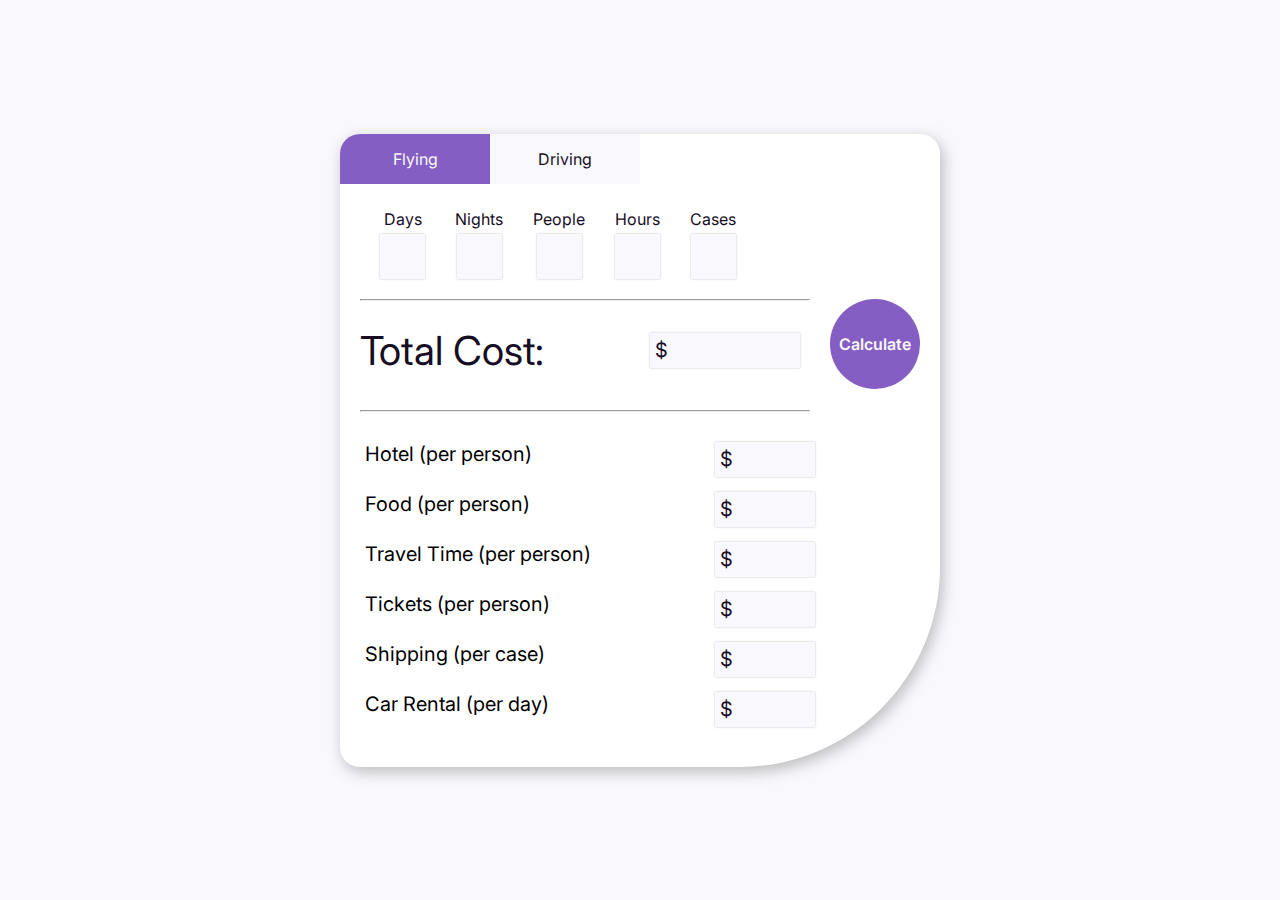
<file: index.html>
<!DOCTYPE html>
<html lang="en">
<head>
    <meta charset="UTF-8">
    <meta name="viewport" content="width=device-width, initial-scale=1.0">
    <title>Travel Calculator</title>
    <link rel="stylesheet" href="style.css">
    <script defer src="script.js"></script>
</head>
<body class="center">
    <main class="calc_container">
        <!-- Calculator Tabs -->
        <nav class="calc_tabs">
            <div class="calc_tab active" id="tab--flying">Flying</div>
            <div class="calc_tab" id="tab--driving">Driving</div>
        </nav>

        <!-- Calculator Input Fields -->
        <div class="calc_inputs">
            <div id="input--days" class="input_group">
                <label class="tooltip_container" for="inputDays">
                    <span class="tooltip_text">Enter the number of days</span>
                    Days
                </label>
                <input class="input" type="number" name="inputDays" id="inputDays">
            </div>
            <div id="input--nights" class="input_group">
                <label class="tooltip_container" for="inputNights">
                    <span class="tooltip_text">Enter the number of nights</span>
                    Nights
                </label>
                <input class="input" type="number" name="inputNights" id="inputNights">
            </div>
            <div id="input--people" class="input_group">
                <label class="tooltip_container" for="inputPeople">
                    <span class="tooltip_text">Enter the number of people traveling</span>
                    People
                </label>
                <input class="input" type="number" name="inputPeople" id="inputPeople">
            </div>
            <div id="input--hours" class="input_group">
                <label class="tooltip_container" for="inputHours">
                    <span class="tooltip_text">Enter the number of hours that will be traveled going <b><i>one way</i></b></span>
                    Hours
                </label>
                <input class="input" type="number" name="inputHours" id="inputHours">
            </div>
            <div id="input--cases" class="input_group">
                <label class="tooltip_container" for="inputCases">
                    <span class="tooltip_text">Enter the number of tool cases to be shipped</span>
                    Cases
                </label>
                <input class="input input--flying" type="number" name="inputCases" id="inputCases">
            </div>
        </div>
        <hr class="divider">
        <div class="btn" id="btn--calculate">Calculate</div>

        <!-- Calculator Results Section -->
        <div class="calc_results">
            <div class="calc_total result_group">
                <p class="label">Total Cost: </p>
                <div class="result" id="resultTotalCost"></div>
            </div>
            <hr>
            <div class="calc_breakdown">
                <div class="result_group" id="result--hotel">
                    <p class="label">Hotel (per person)</p>
                    <div class="result" id="resultHotel"></div>
                </div>
                <div class="result_group" id="result--food">
                    <p class="label">Food (per person)</p>
                    <div class="result" id="resultFood"></div>
                </div>
                <div class="result_group" id="result--travelTime">
                    <p class="label">Travel Time (per person)</p>
                    <div class="result" id="resultTravelTime"></div>
                </div>
                <div class="result_group" id="result--tickets">
                    <p class="label">Tickets (per person)</p>
                    <div class="result result--flying" id="resultTickets"></div>
                </div>
                <div class="result_group" id="result--shipping">
                    <p class="label">Shipping (per case)</p>
                    <div class="result result--flying" id="resultShipping"></div>
                </div>
                <div class="result_group" id="result--carRental">
                    <p class="label">Car Rental (per day)</p>
                    <div class="result result--flying" id="resultCarRental"></div>
                </div>

            </div>
        </div>
    </main>
</body>
</html>
</file>
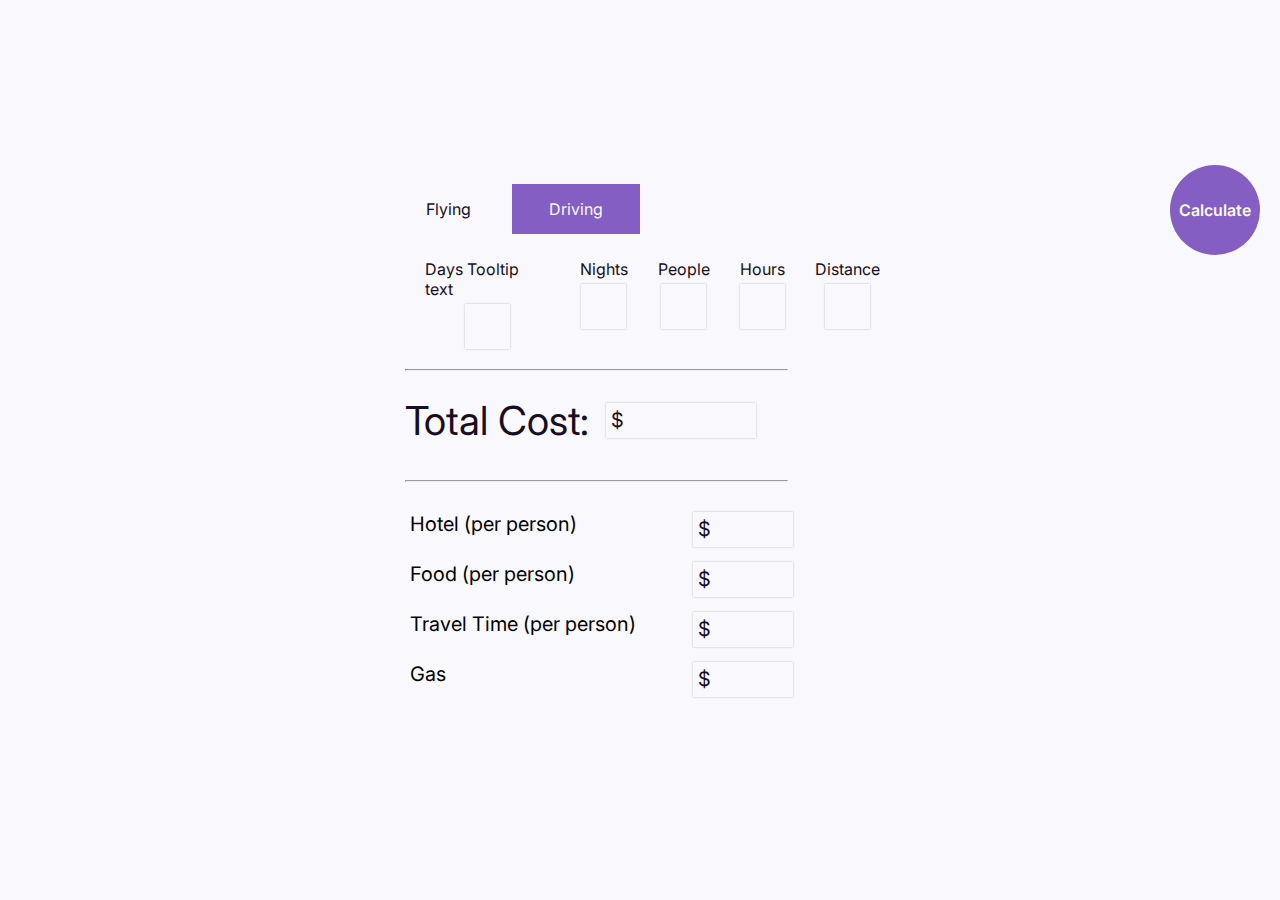
<file: driving-tab.html>
<!DOCTYPE html>
<html lang="en">
<head>
    <meta charset="UTF-8">
    <meta name="viewport" content="width=device-width, initial-scale=1.0">
    <title>Travel Calculator</title>
    <link rel="stylesheet" href="style.css">
    <script defer src="drivingTab.js"></script>
</head>
<body class="center">
    <main class="calc">
        <!-- Calculator Tabs -->
        <nav class="calc_tabs">
            <div class="calc_tab" id="tab--flying">Flying</div>
            <div class="calc_tab active" id="tab--driving">Driving</div>
        </nav>

        <!-- Calculator Input Fields -->
        <!-- LATER: Add tooltips explaining each input -->
        <div class="calc_inputs">
            <div id="input--days" class="input_group">
                <label class="tooltip" for="inputDays">Days <span class="tooltiptext">Tooltip text</span></label>
                <input class="input" type="number" name="inputDays" id="inputDays">
            </div>
            <div id="input--nights" class="input_group">
                <label for="inputNights">Nights <div class="tooltip tooltip-icon"></div> </label>
                <input class="input" type="number" name="inputNights" id="inputNights">
            </div>
            <div id="input--people" class="input_group">
                <label for="inputPeople">People</label>
                <input class="input" type="number" name="inputPeople" id="inputPeople">
            </div>
            <div id="input--hours" class="input_group">
                <label for="inputHours">Hours</label>
                <input class="input" type="number" name="inputHours" id="inputHours">
            </div>
            <div id="input--distance" class="input_group">
                <label for="inputDistance">Distance</label>
                <input class="input" type="number" name="inputDistance" id="inputDistance">
            </div>
        </div>
        <hr class="divider">
        <div class="btn" id="btn--calculate">Calculate</div>

        <!-- Calculator Results Section -->
        <div class="calc_results">
            <div class="calc_total result_group">
                <p class="label">Total Cost: </p>
                <div class="result" id="resultTotalCost"></div>
            </div>
            <hr>
            <div class="calc_breakdown">
                <div class="result_group" id="result--hotel">
                    <p class="label">Hotel (per person)</p>
                    <div class="result" id="resultHotel"></div>
                </div>
                <div class="result_group" id="result--food">
                    <p class="label">Food (per person)</p>
                    <div class="result" id="resultFood"></div>
                </div>
                <div class="result_group" id="result--travelTime">
                    <p class="label">Travel Time (per person)</p>
                    <div class="result" id="resultTravelTime"></div>
                </div>
                <div class="result_group" id="result--gas">
                    <p class="label">Gas</p>
                    <div class="result" id="resultGas"></div>
                </div>

            </div>
        </div>
    </main>
</body>
</html>
</file>
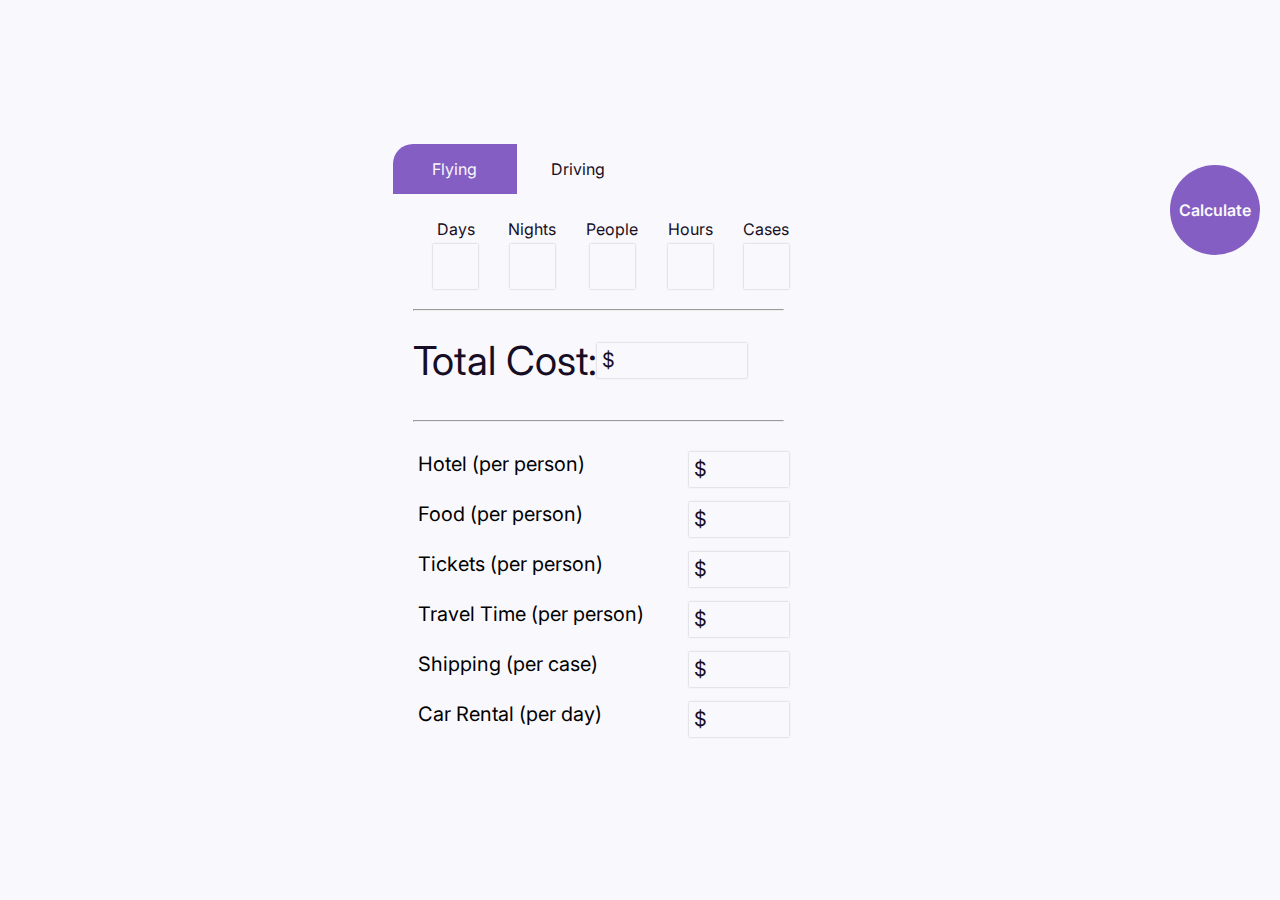
<file: orgIndex.html>
<!DOCTYPE html>
<html lang="en">
<head>
    <meta charset="UTF-8">
    <meta name="viewport" content="width=device-width, initial-scale=1.0">
    <title>Travel Calculator</title>
    <link rel="stylesheet" href="style.css">
    <script defer src="flyingTab.js"></script>
</head>
<body class="center">
    <main class="calc">
        <!-- Calculator Tabs -->
        <nav class="calc_tabs">
            <div class="calc_tab active" id="tab--flying">Flying</div>
            <div class="calc_tab" id="tab--driving">Driving</div>
        </nav>

        <!-- Calculator Input Fields -->
        <!-- LATER: Add tooltips explaining each input -->
        <div class="calc_inputs">
            <div id="input--days" class="input_group">
                <label for="inputDays">Days</label>
                <input class="input" type="number" name="inputDays" id="inputDays">
            </div>
            <div id="input--nights" class="input_group">
                <label for="inputNights">Nights</label>
                <input class="input" type="number" name="inputNights" id="inputNights">
            </div>
            <div id="input--people" class="input_group">
                <label for="inputPeople">People</label>
                <input class="input" type="number" name="inputPeople" id="inputPeople">
            </div>
            <div id="input--hours" class="input_group">
                <label for="inputHours">Hours</label>
                <input class="input" type="number" name="inputHours" id="inputHours">
            </div>
            <div id="input--cases" class="input_group">
                <label for="inputCases">Cases</label>
                <input class="input" type="number" name="inputCases" id="inputCases">
            </div>
        </div>
        <hr class="divider">
        <div class="btn" id="btn--calculate">Calculate</div>

        <!-- Calculator Results Section -->
        <div class="calc_results">
            <div class="calc_total result_group">
                <p class="label">Total Cost: </p>
                <div class="result" id="resultTotalCost"></div>
            </div>
            <hr>
            <div class="calc_breakdown">
                <div class="result_group" id="result--hotel">
                    <p class="label">Hotel (per person)</p>
                    <div class="result" id="resultHotel"></div>
                </div>
                <div class="result_group" id="result--food">
                    <p class="label">Food (per person)</p>
                    <div class="result" id="resultFood"></div>
                </div>
                <div class="result_group" id="result--tickets">
                    <p class="label">Tickets (per person)</p>
                    <div class="result" id="resultTickets"></div>
                </div>
                <div class="result_group" id="result--travelTime">
                    <p class="label">Travel Time (per person)</p>
                    <div class="result" id="resultTravelTime"></div>
                </div>
                <div class="result_group" id="result--shipping">
                    <p class="label">Shipping (per case)</p>
                    <div class="result" id="resultShipping"></div>
                </div>
                <div class="result_group" id="result--carRental">
                    <p class="label">Car Rental (per day)</p>
                    <div class="result" id="resultCarRental"></div>
                </div>

            </div>
        </div>
    </main>
</body>
</html>
</file>
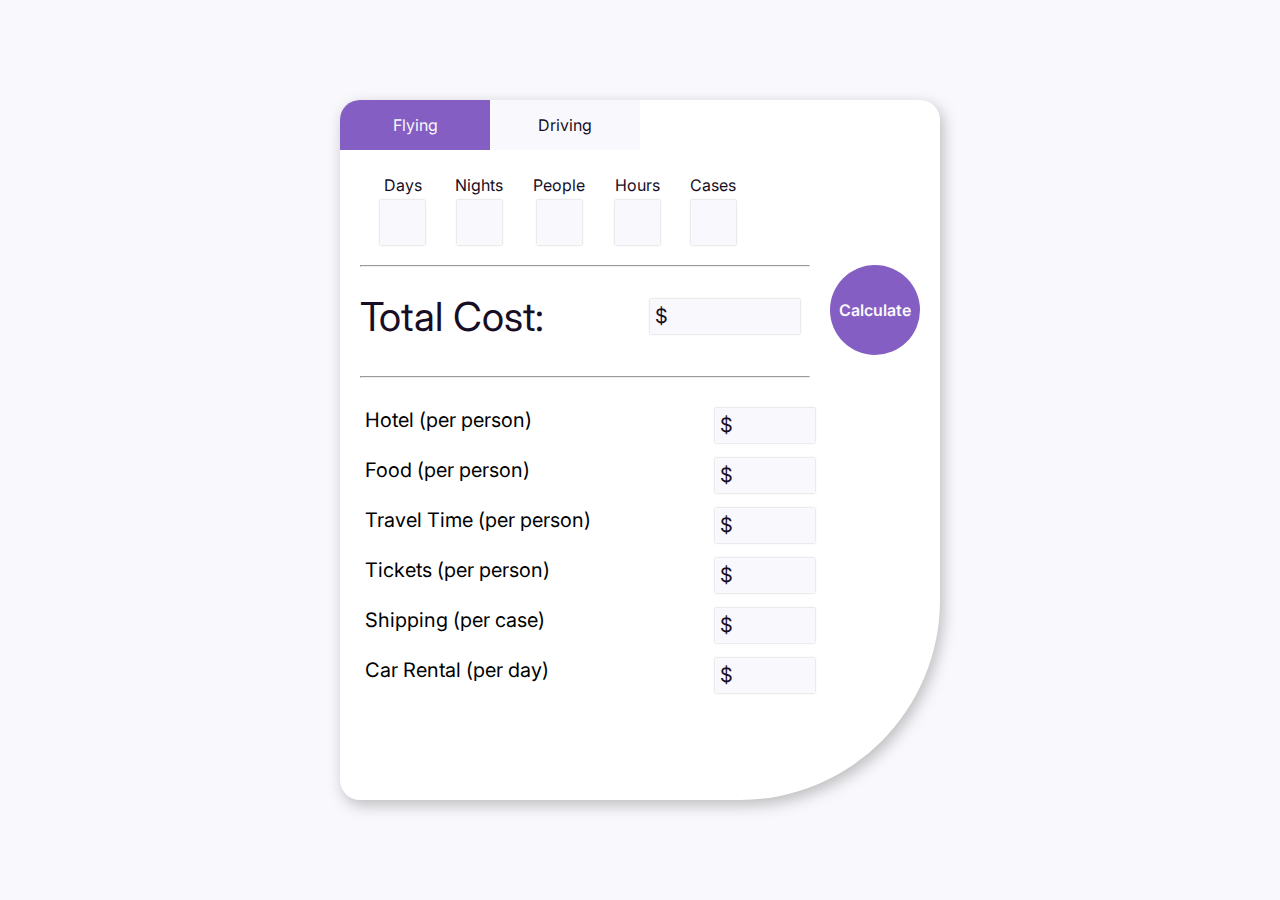
<file: travel_calculator.html>
<!DOCTYPE html>
<html lang="en">
<head>
    <meta charset="UTF-8">
    <meta name="viewport" content="width=device-width, initial-scale=1.0">
    <title>Travel Calculator</title>
    <link rel="stylesheet" href="travel_calculator.css">
    <script defer src="script.js"></script>
</head>
<body class="center">
    <main class="calc_container">
        <!-- Calculator Tabs -->
        <nav class="calc_tabs">
            <div class="calc_tab active" id="tab--flying">Flying</div>
            <div class="calc_tab" id="tab--driving">Driving</div>
        </nav>

        <!-- Calculator Input Fields -->
        <div class="calc_inputs">
            <div id="input--days" class="input_group">
                <label for="inputDays">Days</label>
                <input class="input" type="number" name="inputDays" id="inputDays">
            </div>
            <div id="input--nights" class="input_group">
                <label for="inputNights">Nights</label>
                <input class="input" type="number" name="inputNights" id="inputNights">
            </div>
            <div id="input--people" class="input_group">
                <label for="inputPeople">People</label>
                <input class="input" type="number" name="inputPeople" id="inputPeople">
            </div>
            <div id="input--hours" class="input_group">
                <label for="inputHours">Hours</label>
                <input class="input" type="number" name="inputHours" id="inputHours">
            </div>
            <div id="input--cases" class="input_group">
                <label for="inputCases">Cases</label>
                <input class="input input--flying" type="number" name="inputCases" id="inputCases">
            </div>
        </div>
        <hr class="divider">
        <div class="btn" id="btn--calculate">Calculate</div>

        <!-- Calculator Results Section -->
        <div class="calc_results">
            <div class="calc_total result_group">
                <p class="label">Total Cost: </p>
                <div class="result" id="resultTotalCost"></div>
            </div>
            <hr>
            <div class="calc_breakdown">
                <div class="result_group" id="result--hotel">
                    <p class="label">Hotel (per person)</p>
                    <div class="result" id="resultHotel"></div>
                </div>
                <div class="result_group" id="result--food">
                    <p class="label">Food (per person)</p>
                    <div class="result" id="resultFood"></div>
                </div>
                <div class="result_group" id="result--travelTime">
                    <p class="label">Travel Time (per person)</p>
                    <div class="result" id="resultTravelTime"></div>
                </div>
                <div class="result_group" id="result--tickets">
                    <p class="label">Tickets (per person)</p>
                    <div class="result result--flying" id="resultTickets"></div>
                </div>
                <div class="result_group" id="result--shipping">
                    <p class="label">Shipping (per case)</p>
                    <div class="result result--flying" id="resultShipping"></div>
                </div>
                <div class="result_group" id="result--carRental">
                    <p class="label">Car Rental (per day)</p>
                    <div class="result result--flying" id="resultCarRental"></div>
                </div>

            </div>
        </div>
    </main>
</body>
</html>
</file>
<file: style.css>
/*
FIX/TO DO:
    * Center input values
    * Show when input is "active"
*/

@import url('https://fonts.googleapis.com/css2?family=Inter:wght@300;400;500;600;700&family=Rubik:wght@300;400;500&display=swap');

:root {
    /* Custom Colors */
    --cc-primary: #845EC2;
    --cc-lt: #F9F8FC;
    --cc-dk: #170E25;
    --cc-primary-66: #9F81CF;
    --cc-primary-46: #6940AA;
    --cc-error: #FF3333;
    --cc-success: #66FF66;
    --cc-warning: #E1E500;
    /* Font settings */
    --ff-main: 'Inter', sans-serif;
}


/* Reset defaults */
* {
    margin: 0;
    padding: 0;
    box-sizing: border-box;
    /* border: 1px solid; */
    font-family: var(--ff-main);
}


body {
    min-height: 100vh;
    background: var(--cc-lt);
}

.calc_container {
    width: clamp(600px, 45%, 666px);
    /* height: clamp(650px, 65%, 700px); */
    min-height: 600px;
    box-shadow: 3px 5px 15px 0px rgba(0, 0, 0, 0.25);
    border-radius: 20px 20px 200px 20px;
    background: #fff;
    position: relative;
    height: max-content;
    padding-bottom: 20px;
}

.calc_tabs {
    width: 100%;
    display: flex;
}

.calc_tab {
    background: var(--cc-lt);
    color: var(--cc-dk);
    padding: 15px 20px;
    width: 25%;
    text-align: center;
    cursor: pointer;
    transition: all ease .2s;
}

.calc_tab:nth-child(1) {
    border-radius: 20px 0 0 0;
}

.calc_tab:hover{
    transform: scale(1.05);
}

.calc_inputs {
    width: 95%;
    display: flex;
    /* border: 1px solid; */
    margin-left: 25px;
    margin-top: 25px
}

.input_group {
    display: flex;
    flex-direction: column;
    color: var(--cc-dk);
    margin: 0 15px;
    align-items: center;
}

.input {
    background: var(--cc-lt);
    width: 45px;
    height: 45px;
    border: none;
    box-shadow: 0px 0px 2px 0px rgba(0,0,0,0.25);
    margin-top: 5px;
    text-align: center;
}

hr {
    width: 75%;
    margin: 20px 0 10px 20px;
}

.calc_results {
    display: flex;
    flex-direction: column;
    margin-top: 10px;
}

.calc_total {
    padding-left: 20px;
    padding-right: 140px;
    align-items: center;
    margin: 20px 0;
    width: 75%;
}

.calc_total .label {
    font-size: 2.5rem;
    font-weight: 400;
    color: var(--cc-dk);
}

#resultTotalCost {
    width: 150px;
}

.calc_breakdown {
    margin: 5px 25px;
    width: 75%;
}

.result_group {
    display: flex;
    justify-content: space-between;
    width: 100%;
    font-size: 1.25rem;
    margin: 15px 0;
}

.result {
    background: var(--cc-lt);
    width: 100px;
    height: 35px;
    box-shadow: 0px 0px 2px 0px rgba(0,0,0,0.25);
    border: none;
    text-align: right;
    padding: 5px 10px;
    color: var(--cc-dk);
    position: relative;
}

.result::before {
    content: '$';
    position: absolute;
    left: 5px;
}

#btn--calculate {
    width: 90px;
    height: 90px;
    background: var(--cc-primary);
    color: var(--cc-lt);
    border-radius: 100%;
    position: absolute;
    top: 165px;
    right: 20px;
    display: flex;
    align-items: center;
    justify-content: center;
    text-align: center;
    font-weight: 600;
}

.btn {
    cursor: pointer;
}

.btn:hover {
    box-shadow: 0px 0px 15px 5px rgba(0,0,0,.25);
    transform: scale(1.05);
}


.active {
    background: var(--cc-primary);
    color: var(--cc-lt);
}

.center {
    display: flex;
    align-items: center;
    justify-content: center;
}

.hidden {
    display: none;
}

.tooltip_container {
    position: relative;
    cursor: pointer;
    
}

.tooltip_text {
    position: absolute;
    z-index: 1;
    color: var(--cc-lt);
    background: var(--cc-dk);
    border-radius: 10px;
    padding: 10px 15px;
    top: -75%;
    width: max-content;
    transform: translate(0%, -80%);
    opacity: 0;
    transition: opacity 0.3s;
    visibility: hidden;
}

.tooltip_text::after {
    width: 0;
    height: 0;
    content: "";
    position: absolute;
    bottom: -10px;
    left: 15px;
    border-left: 10px solid transparent;
    border-right: 10px solid transparent;
    border-top: 10px solid var(--cc-dk);
}

.tooltip_container:hover .tooltip_text {
    visibility: visible;
    opacity: 1;
}


/* Tooltip tutorial 
.tooltip {
    position: relative;
    display: inline-block;
}

.tooltiptext {
    visibility: hidden;
    width: 120px;
    background-color: #555;
    color: #fff;
    text-align: center;
    padding: 5px 0;
    border-radius: 6px;

    position: absolute;
    z-index: 1;
    bottom: 125%;
    left: 50%;
    margin-left: -60px;

    opacity: 0;
    transition: opacity 0.3s;
}

.tooltiptext::after {
    content: "";
    position: absolute;
    top: 100%;
    left: 50%;
    margin-left: -5px;
    border-width: 5px;
    border-style: solid;
    border-color: #555 transparent transparent transparent;
}

.tooltip:hover .tooltiptext {
    visibility: visible;
    opacity: 1;
}


.tooltip-icon {
    background-image: url('icons8-info-24.png');
}
*/
</file>
<file: travel_calculator.css>
/*
FIX/TO DO:
    * Center input values
    * Show when input is "active"
*/

@import url('https://fonts.googleapis.com/css2?family=Inter:wght@300;400;500;600;700&family=Rubik:wght@300;400;500&display=swap');

:root {
    /* Custom Colors */
    --cc-primary: #845EC2;
    --cc-lt: #F9F8FC;
    --cc-dk: #170E25;
    --cc-primary-66: #9F81CF;
    --cc-primary-46: #6940AA;
    --cc-error: #FF3333;
    --cc-success: #66FF66;
    --cc-warning: #E1E500;
    /* Font settings */
    --ff-main: 'Inter', sans-serif;
}


/* Reset defaults */
* {
    margin: 0;
    padding: 0;
    box-sizing: border-box;
    /* border: 1px solid; */
    font-family: var(--ff-main);
}


body {
    min-height: 100vh;
    background: var(--cc-lt);
}

.calc_container {
    width: clamp(600px, 45%, 666px);
    /* height: clamp(650px, 65%, 700px); */
    min-height: 700px;
    box-shadow: 3px 5px 15px 0px rgba(0, 0, 0, 0.25);
    border-radius: 20px 20px 200px 20px;
    background: #fff;
    position: relative;
}

.calc_tabs {
    width: 100%;
    display: flex;
}

.calc_tab {
    background: var(--cc-lt);
    color: var(--cc-dk);
    padding: 15px 20px;
    width: 25%;
    text-align: center;
    cursor: pointer;
    transition: all ease .2s;
}

.calc_tab:nth-child(1) {
    border-radius: 20px 0 0 0;
}

.calc_tab:hover{
    transform: scale(1.05);
}

.calc_inputs {
    width: 95%;
    display: flex;
    /* border: 1px solid; */
    margin-left: 25px;
    margin-top: 25px
}

.input_group {
    display: flex;
    flex-direction: column;
    color: var(--cc-dk);
    margin: 0 15px;
    align-items: center;
}

.input {
    background: var(--cc-lt);
    width: 45px;
    height: 45px;
    border: none;
    box-shadow: 0px 0px 2px 0px rgba(0,0,0,0.25);
    margin-top: 5px;
    text-align: center;
}

hr {
    width: 75%;
    margin: 20px 0 10px 20px;
}

.calc_results {
    display: flex;
    flex-direction: column;
    margin-top: 10px;
}

.calc_total {
    padding-left: 20px;
    padding-right: 140px;
    align-items: center;
    margin: 20px 0;
    width: 75%;
}

.calc_total .label {
    font-size: 2.5rem;
    font-weight: 400;
    color: var(--cc-dk);
}

#resultTotalCost {
    width: 150px;
}

.calc_breakdown {
    margin: 5px 25px;
    width: 75%;
}

.result_group {
    display: flex;
    justify-content: space-between;
    width: 100%;
    font-size: 1.25rem;
    margin: 15px 0;
}

.result {
    background: var(--cc-lt);
    width: 100px;
    height: 35px;
    box-shadow: 0px 0px 2px 0px rgba(0,0,0,0.25);
    border: none;
    text-align: right;
    padding: 5px 10px;
    color: var(--cc-dk);
    position: relative;
}

.result::before {
    content: '$';
    position: absolute;
    left: 5px;
}

#btn--calculate {
    width: 90px;
    height: 90px;
    background: var(--cc-primary);
    color: var(--cc-lt);
    border-radius: 100%;
    position: absolute;
    top: 165px;
    right: 20px;
    display: flex;
    align-items: center;
    justify-content: center;
    text-align: center;
    font-weight: 600;
}

.btn {
    cursor: pointer;
}

.btn:hover {
    box-shadow: 0px 0px 15px 5px rgba(0,0,0,.25);
    transform: scale(1.05);
}


.active {
    background: var(--cc-primary);
    color: var(--cc-lt);
}

.center {
    display: flex;
    align-items: center;
    justify-content: center;
}

.hidden {
    display: none;
}

/* Tooltip tutorial */
.tooltip {
    position: relative;
    display: inline-block;
}

.tooltiptext {
    visibility: hidden;
    width: 120px;
    background-color: #555;
    color: #fff;
    text-align: center;
    padding: 5px 0;
    border-radius: 6px;

    position: absolute;
    z-index: 1;
    bottom: 125%;
    left: 50%;
    margin-left: -60px;

    opacity: 0;
    transition: opacity 0.3s;
}

.tooltiptext::after {
    content: "";
    position: absolute;
    top: 100%;
    left: 50%;
    margin-left: -5px;
    border-width: 5px;
    border-style: solid;
    border-color: #555 transparent transparent transparent;
}

.tooltip:hover .tooltiptext {
    visibility: visible;
    opacity: 1;
}


.tooltip-icon {
    background-image: url('icons8-info-24.png');
}
</file>
